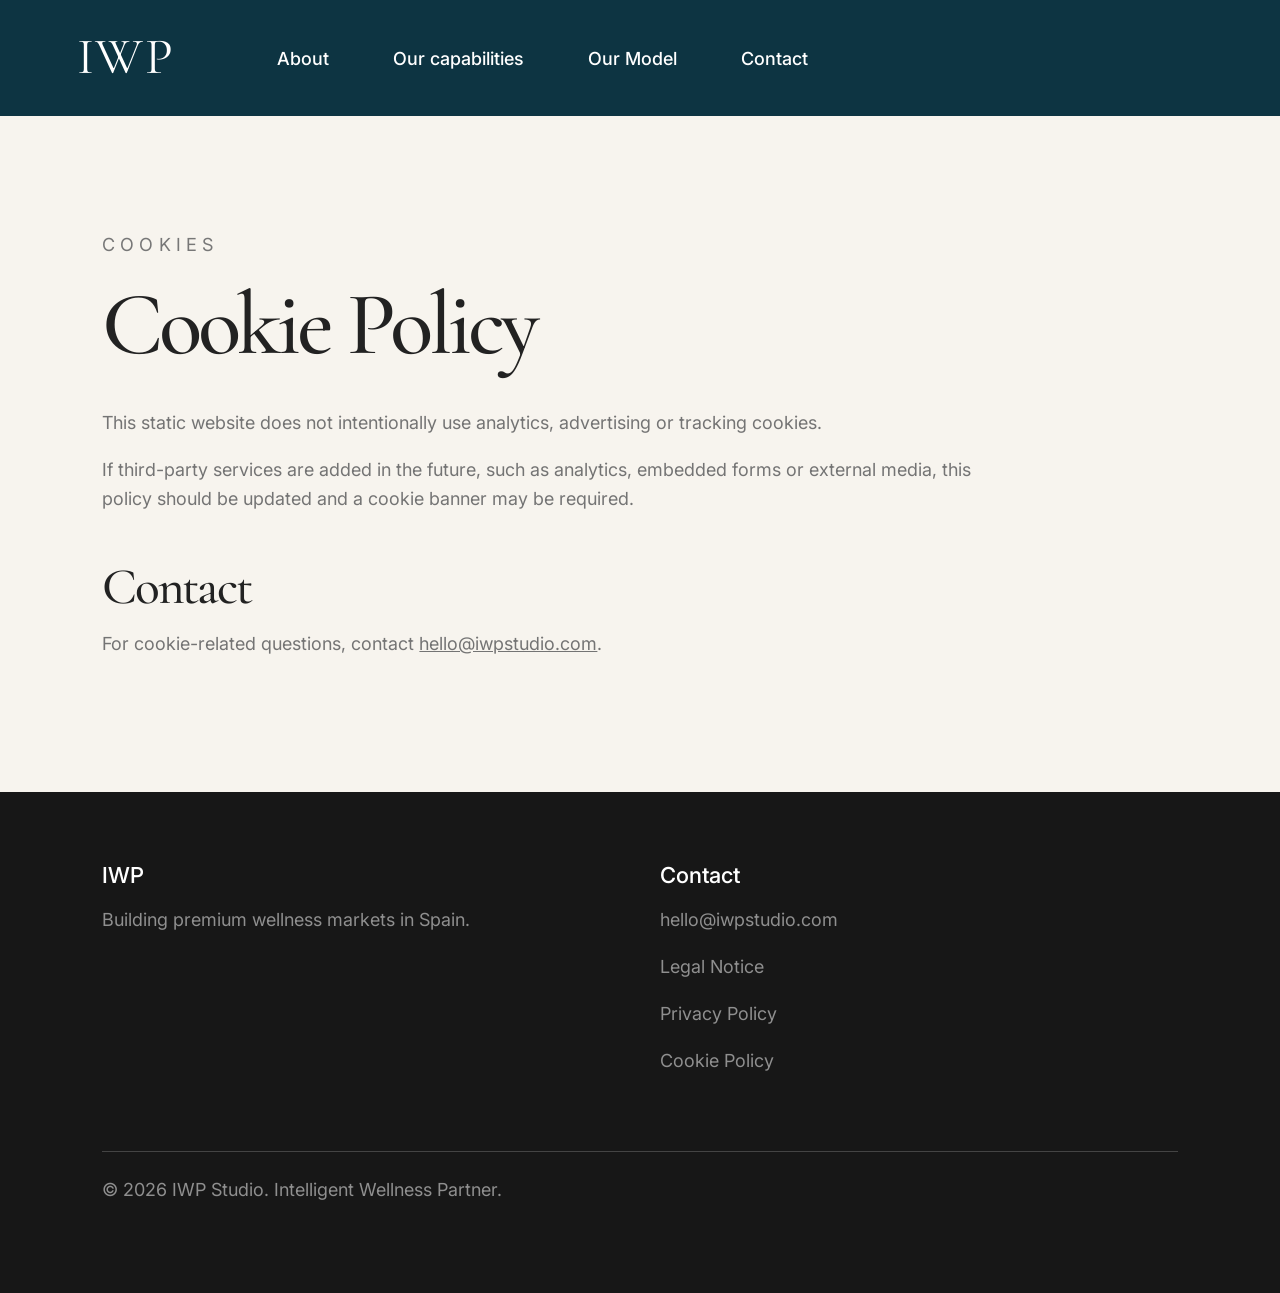
<file: cookies.html>
<!doctype html>
<html lang="en">
<head>
  <meta charset="utf-8" />
  <meta name="viewport" content="width=device-width, initial-scale=1" />
  <title>Cookie Policy | IWP</title>
  <link rel="stylesheet" href="style.css" />
</head>
<body>
  <header class="site-header">
    <a href="index.html" class="logo">IWP</a>
    <nav class="nav">
      <a href="index.html#about">About</a>
      <a href="index.html#capabilities">Our capabilities</a>
      <a href="index.html#model">Our Model</a>
      <a href="index.html#contact">Contact</a>
    </nav>
  </header>

  <main class="legal-page">
    <p class="eyebrow">Cookies</p>
    <h1>Cookie Policy</h1>
    
<p>This static website does not intentionally use analytics, advertising or tracking cookies.</p>
<p>If third-party services are added in the future, such as analytics, embedded forms or external media, this policy should be updated and a cookie banner may be required.</p>
<h2>Contact</h2>
<p>For cookie-related questions, contact <a href="mailto:hello@iwpstudio.com">hello@iwpstudio.com</a>.</p>

  </main>

  <footer class="footer">
    <div>
      <h3>IWP</h3>
      <p>Building premium wellness markets in Spain.</p>
    </div>
    <div>
      <h3>Contact</h3>
      <p><a href="mailto:hello@iwpstudio.com">hello@iwpstudio.com</a></p>
      <p><a href="legal.html">Legal Notice</a></p>
      <p><a href="privacy.html">Privacy Policy</a></p>
      <p><a href="cookies.html">Cookie Policy</a></p>
    </div>
    <p class="copyright">© 2026 IWP Studio. Intelligent Wellness Partner.</p>
  </footer>
</body>
</html>
</file>
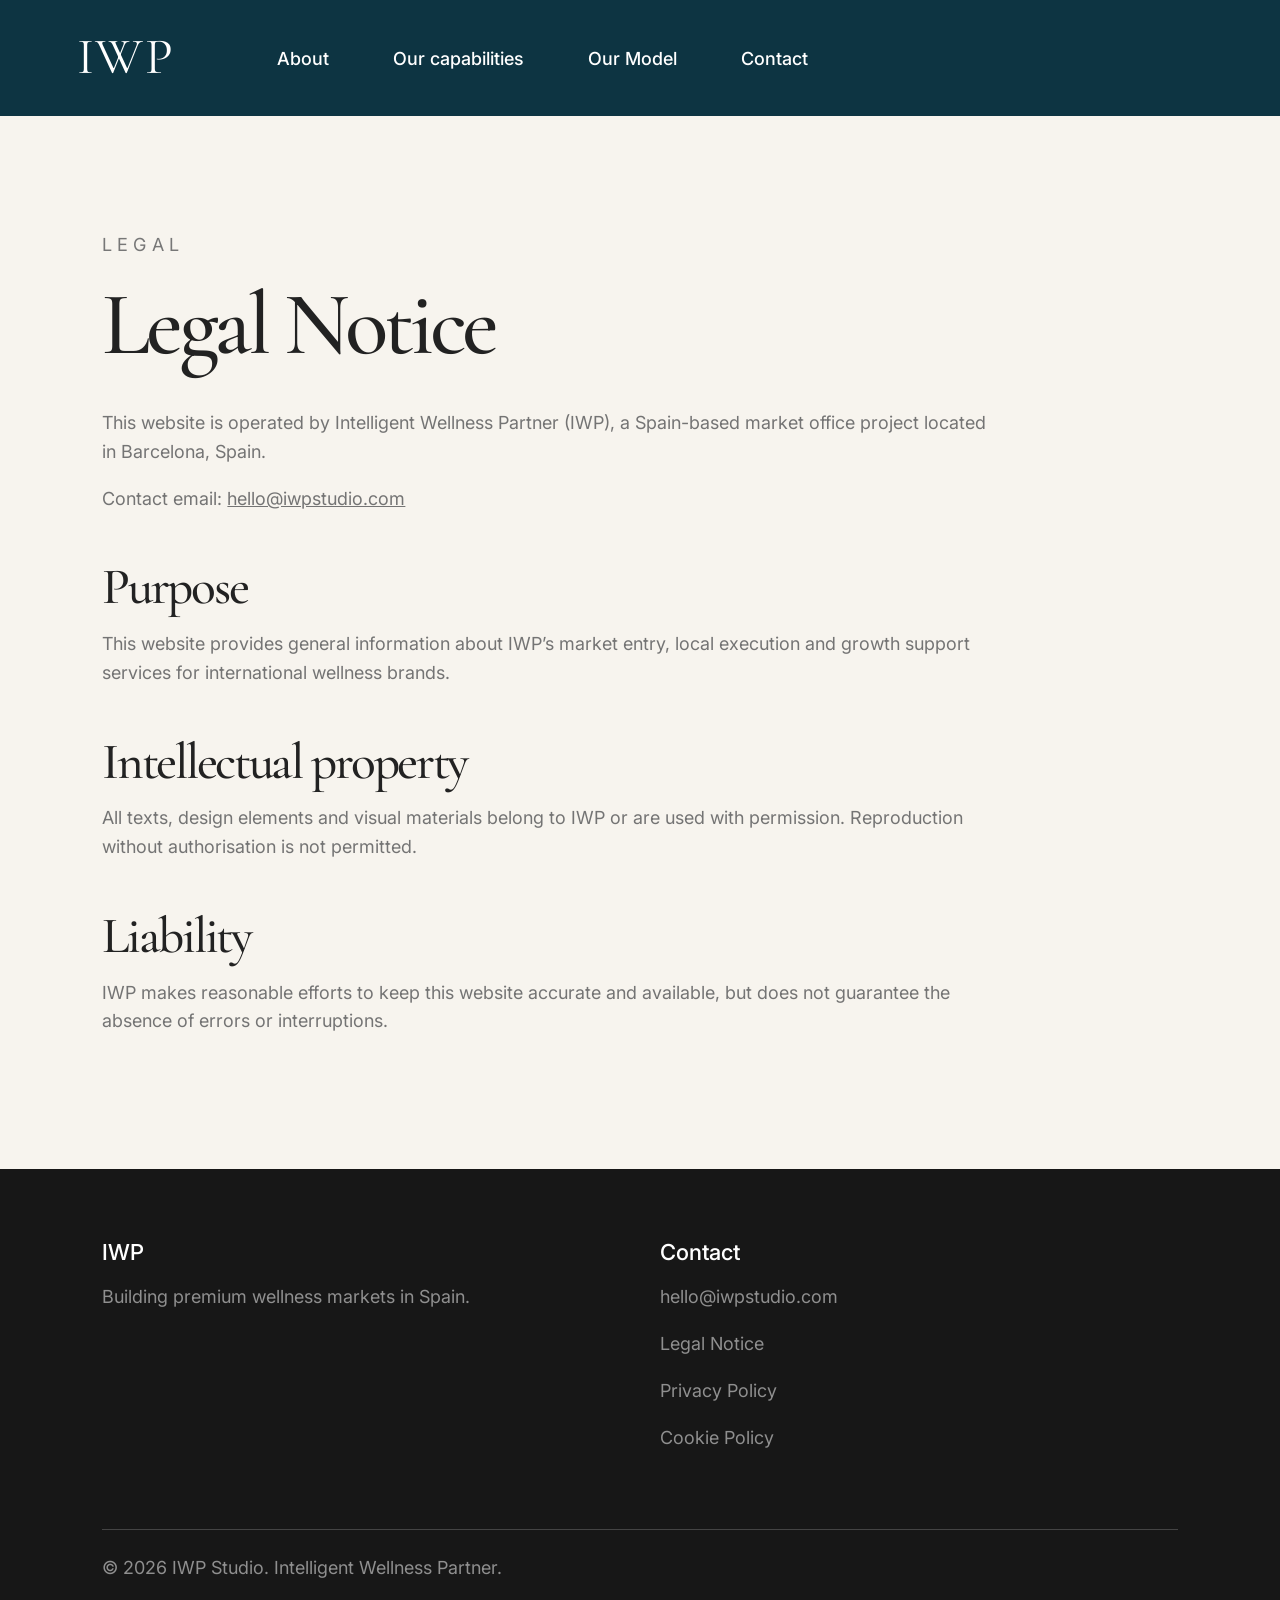
<file: legal.html>
<!doctype html>
<html lang="en">
<head>
  <meta charset="utf-8" />
  <meta name="viewport" content="width=device-width, initial-scale=1" />
  <title>Legal Notice | IWP</title>
  <link rel="stylesheet" href="style.css" />
</head>
<body>
  <header class="site-header">
    <a href="index.html" class="logo">IWP</a>
    <nav class="nav">
      <a href="index.html#about">About</a>
      <a href="index.html#capabilities">Our capabilities</a>
      <a href="index.html#model">Our Model</a>
      <a href="index.html#contact">Contact</a>
    </nav>
  </header>

  <main class="legal-page">
    <p class="eyebrow">Legal</p>
    <h1>Legal Notice</h1>
    
<p>This website is operated by Intelligent Wellness Partner (IWP), a Spain-based market office project located in Barcelona, Spain.</p>
<p>Contact email: <a href="mailto:hello@iwpstudio.com">hello@iwpstudio.com</a></p>
<h2>Purpose</h2>
<p>This website provides general information about IWP’s market entry, local execution and growth support services for international wellness brands.</p>
<h2>Intellectual property</h2>
<p>All texts, design elements and visual materials belong to IWP or are used with permission. Reproduction without authorisation is not permitted.</p>
<h2>Liability</h2>
<p>IWP makes reasonable efforts to keep this website accurate and available, but does not guarantee the absence of errors or interruptions.</p>

  </main>

  <footer class="footer">
    <div>
      <h3>IWP</h3>
      <p>Building premium wellness markets in Spain.</p>
    </div>
    <div>
      <h3>Contact</h3>
      <p><a href="mailto:hello@iwpstudio.com">hello@iwpstudio.com</a></p>
      <p><a href="legal.html">Legal Notice</a></p>
      <p><a href="privacy.html">Privacy Policy</a></p>
      <p><a href="cookies.html">Cookie Policy</a></p>
    </div>
    <p class="copyright">© 2026 IWP Studio. Intelligent Wellness Partner.</p>
  </footer>
</body>
</html>
</file>
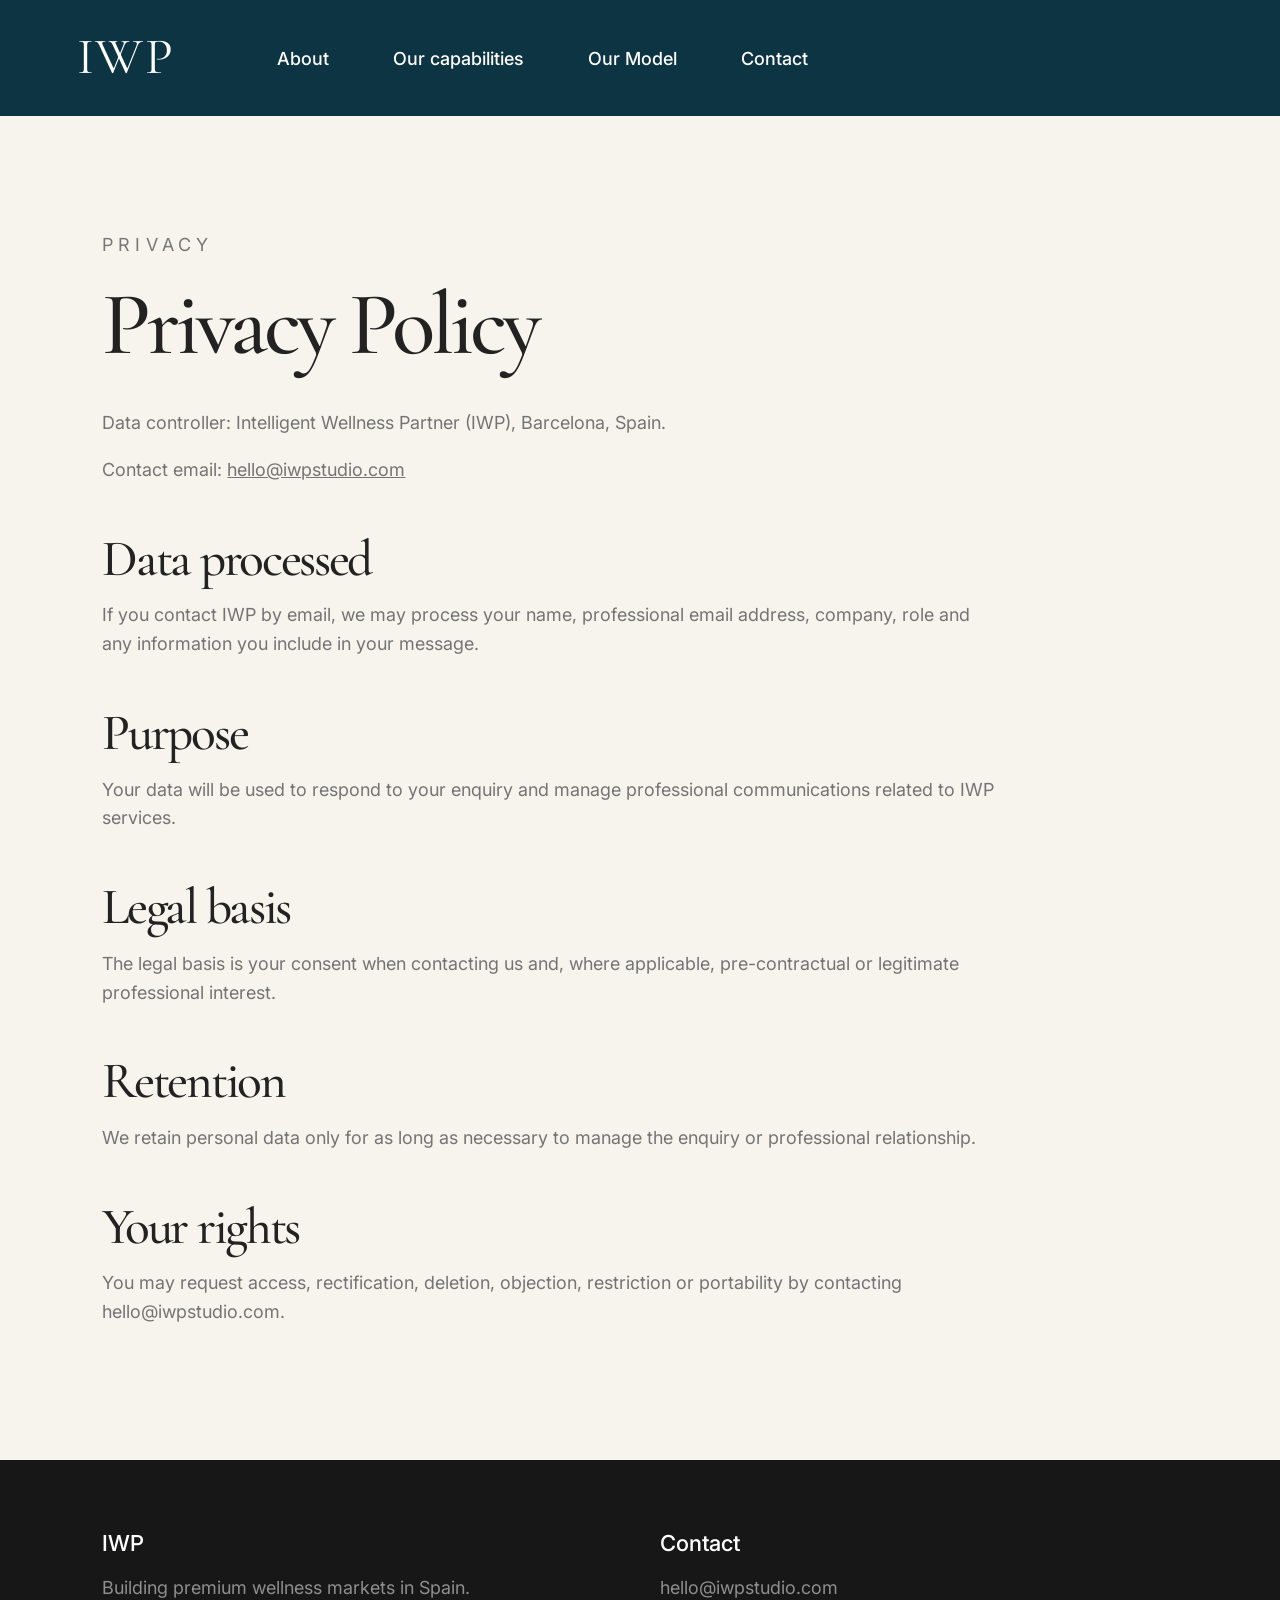
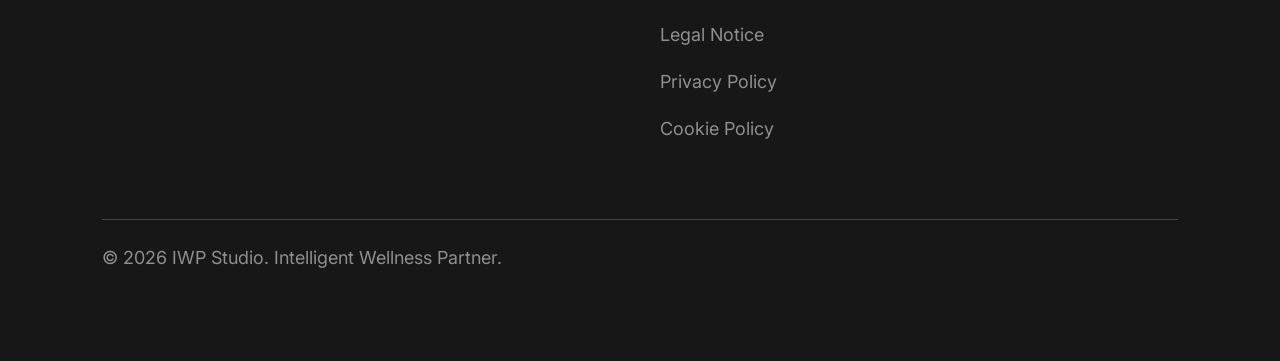
<file: privacy.html>
<!doctype html>
<html lang="en">
<head>
  <meta charset="utf-8" />
  <meta name="viewport" content="width=device-width, initial-scale=1" />
  <title>Privacy Policy | IWP</title>
  <link rel="stylesheet" href="style.css" />
</head>
<body>
  <header class="site-header">
    <a href="index.html" class="logo">IWP</a>
    <nav class="nav">
      <a href="index.html#about">About</a>
      <a href="index.html#capabilities">Our capabilities</a>
      <a href="index.html#model">Our Model</a>
      <a href="index.html#contact">Contact</a>
    </nav>
  </header>

  <main class="legal-page">
    <p class="eyebrow">Privacy</p>
    <h1>Privacy Policy</h1>
    
<p>Data controller: Intelligent Wellness Partner (IWP), Barcelona, Spain.</p>
<p>Contact email: <a href="mailto:hello@iwpstudio.com">hello@iwpstudio.com</a></p>
<h2>Data processed</h2>
<p>If you contact IWP by email, we may process your name, professional email address, company, role and any information you include in your message.</p>
<h2>Purpose</h2>
<p>Your data will be used to respond to your enquiry and manage professional communications related to IWP services.</p>
<h2>Legal basis</h2>
<p>The legal basis is your consent when contacting us and, where applicable, pre-contractual or legitimate professional interest.</p>
<h2>Retention</h2>
<p>We retain personal data only for as long as necessary to manage the enquiry or professional relationship.</p>
<h2>Your rights</h2>
<p>You may request access, rectification, deletion, objection, restriction or portability by contacting hello@iwpstudio.com.</p>

  </main>

  <footer class="footer">
    <div>
      <h3>IWP</h3>
      <p>Building premium wellness markets in Spain.</p>
    </div>
    <div>
      <h3>Contact</h3>
      <p><a href="mailto:hello@iwpstudio.com">hello@iwpstudio.com</a></p>
      <p><a href="legal.html">Legal Notice</a></p>
      <p><a href="privacy.html">Privacy Policy</a></p>
      <p><a href="cookies.html">Cookie Policy</a></p>
    </div>
    <p class="copyright">© 2026 IWP Studio. Intelligent Wellness Partner.</p>
  </footer>
</body>
</html>
</file>
<file: style.css>
@import url('https://fonts.googleapis.com/css2?family=Cormorant+Garamond:wght@400;500;600&family=Inter:wght@400;500;600;700&display=swap');

:root{
  --ink:#242424;
  --muted:#747474;
  --cream:#f7f4ee;
  --cream2:#f2eee7;
  --navy:#0d3442;
  --gold:#cda65a;
  --soft:#e9e1d5;
  --white:#fff;
  --radius:34px;
}

*{box-sizing:border-box}
html{scroll-behavior:smooth}
body{
  margin:0;
  background:#ececec;
  color:var(--ink);
  font-family:Inter,ui-sans-serif,system-ui,-apple-system,BlinkMacSystemFont,"Segoe UI",sans-serif;
}
body::before{content:"";position:fixed;inset:0;background:#e9e9e9;z-index:-2}
a{color:inherit;text-decoration:none}

.site-header{
  width:min(1420px,100%);
  margin:0 auto;
  background:var(--navy);
  height:116px;
  display:flex;
  align-items:center;
  padding:0 clamp(28px,6vw,92px);
  gap:clamp(40px,8vw,120px);
  position:sticky;
  top:0;
  z-index:10;
}
.logo{
  font-family:"Cormorant Garamond",Georgia,"Times New Roman",serif;
  font-size:clamp(46px,4vw,62px);
  letter-spacing:.03em;
  color:#fff;
  line-height:1;
}
.nav{
  display:flex;
  gap:clamp(30px,5vw,66px);
  align-items:center;
  color:#fff;
  font-size:18px;
  font-weight:500;
}

.section{
  width:min(1420px,100%);
  margin:0 auto;
  background:var(--cream);
  padding:clamp(72px,9vw,130px) clamp(28px,8vw,110px);
  text-align:center;
}
.compact{padding-top:90px;padding-bottom:90px}
.eyebrow{
  text-transform:uppercase;
  letter-spacing:.28em;
  font-size:14px;
  color:#777;
  margin:0 0 22px;
}
h1,h2{
  font-family:"Cormorant Garamond",Georgia,"Times New Roman",serif;
  font-weight:500;
  letter-spacing:-.045em;
  line-height:.95;
  margin:0 auto;
  color:#222;
}
h1{font-size:clamp(58px,8vw,112px)}
h2{font-size:clamp(42px,6vw,76px);max-width:1120px}
h3{
  font-size:22px;
  margin:0 0 14px;
  font-weight:520;
}
p{
  font-size:18px;
  line-height:1.6;
  color:var(--muted);
}
.lead{font-size:20px;margin:40px 0 34px}
.button{
  display:inline-flex;
  align-items:center;
  justify-content:center;
  background:var(--gold);
  color:#fff;
  border-radius:12px;
  padding:17px 28px;
  font-weight:650;
  font-size:17px;
  transition:transform .2s ease,filter .2s ease;
}
.button:hover{transform:translateY(-2px);filter:brightness(.98)}

.hero{padding-top:96px;padding-bottom:0}
.hero-grid{
  display:grid;
  grid-template-columns:repeat(3,1fr);
  gap:28px;
  margin-top:72px;
  align-items:end;
}

.visual,.thumb,.wide-visual,.city,.portrait,.mosaic>div{
  background:linear-gradient(135deg,#d9cbb8,#f8f2e8);
  border-radius:var(--radius);
  overflow:hidden;
  position:relative;
  box-shadow:inset 0 0 70px rgba(255,255,255,.38);
}
.visual{height:430px}
.visual img,.thumb img,.wide-visual img,.city img,.portrait img,.mosaic img{
  width:100%;
  height:100%;
  object-fit:cover;
  display:block;
}

.about p{max-width:720px;margin:22px auto 0}
.wide-visual{height:330px;margin-top:72px}

.capability-grid{
  display:grid;
  grid-template-columns:repeat(2,1fr);
  gap:74px 140px;
  text-align:left;
  max-width:870px;
  margin:80px auto 0;
}
.capability-grid p{margin:0;font-size:17px}

.ecosystem{padding-bottom:120px}
.statement{
  font-family:"Cormorant Garamond",Georgia,serif;
  font-size:clamp(38px,4.6vw,64px);
  line-height:1.02;
  color:#222;
  max-width:1320px;
  margin:56px auto 0;
}
.card-grid{
  display:grid;
  grid-template-columns:repeat(3,1fr);
  gap:56px;
  text-align:left;
  margin-top:64px;
}
.category-card p,.foundation-card p{font-size:17px;margin:0}
.thumb{height:310px;margin-bottom:24px}
.closing-line{
  font-family:"Cormorant Garamond",Georgia,serif;
  font-size:clamp(38px,4.5vw,66px);
  line-height:1.02;
  color:#222;
  max-width:1230px;
  margin:62px auto 0;
}

.why-spain h2{font-size:clamp(40px,5vw,66px)}
.mosaic{
  display:grid;
  grid-template-columns:2fr 1fr;
  gap:28px;
  margin-top:62px;
}
.mosaic>div{min-height:260px}
.mosaic-large{min-height:330px}

.foundation-card{text-align:center}
.foundation-card .thumb{height:300px}

.philosophy{
  display:grid;
  grid-template-columns:.85fr 1.15fr;
  gap:70px;
  align-items:center;
  text-align:left;
  max-width:1420px;
}
.philosophy h2{
  margin:0;
  font-size:clamp(42px,5.3vw,76px);
}
.philosophy p:not(.eyebrow){max-width:560px}
.portrait{height:490px;border-radius:var(--radius)}

.operating .steps{
  display:grid;
  grid-template-columns:1fr 1.25fr 1fr;
  gap:64px;
  align-items:center;
  margin-top:80px;
  text-align:left;
}
.steps article{padding:28px}
.steps h3{text-transform:uppercase;font-size:26px;letter-spacing:.02em}
.steps span{
  display:flex;
  align-items:center;
  justify-content:center;
  background:var(--gold);
  color:#fff;
  border-radius:12px;
  height:58px;
  margin-top:38px;
  font-weight:650;
}
.steps .featured{
  background:var(--gold);
  border-radius:28px;
  padding:48px;
}
.steps .featured h3,.steps .featured p{color:#fff}
.steps .featured span{background:rgba(255,255,255,.18)}

.location-grid{
  display:grid;
  grid-template-columns:1.3fr .75fr;
  gap:80px;
  align-items:center;
  margin-top:64px;
  text-align:left;
}
.city{height:430px}
.details p{font-size:22px;color:#87a6b7}
.details a{color:#777}

.cta{
  width:min(1420px,100%);
  margin:0 auto;
  background:var(--navy);
  padding:92px 28px;
  text-align:center;
  color:#fff;
}
.cta h2{color:#fff}
.cta p{max-width:640px;margin:28px auto 42px;color:rgba(255,255,255,.82)}

.footer{
  width:min(1420px,100%);
  margin:0 auto;
  background:#171717;
  color:#fff;
  padding:70px clamp(28px,8vw,110px);
  display:grid;
  grid-template-columns:1fr 1fr;
  gap:40px;
}
.footer p,.footer a{color:#8f8f8f}
.copyright{
  grid-column:1/-1;
  border-top:1px solid #444;
  padding-top:24px;
}

.legal-page{
  width:min(1420px,100%);
  min-height:70vh;
  margin:0 auto;
  background:var(--cream);
  padding:clamp(72px,9vw,130px) clamp(28px,8vw,150px);
}
.legal-page h1{
  font-size:clamp(54px,7vw,98px);
  margin:0 0 42px;
}
.legal-page h2{
  font-size:clamp(32px,4vw,52px);
  margin:50px 0 18px;
}
.legal-page p,.legal-page li{
  max-width:900px;
  font-size:18px;
}
.legal-page a{text-decoration:underline}

@media (max-width:900px){
  .site-header{height:88px;justify-content:space-between;gap:20px}
  .nav{font-size:14px;gap:18px}
  .logo{font-size:42px}
  .hero-grid,.card-grid,.capability-grid,.mosaic,.philosophy,.operating .steps,.location-grid,.footer{
    grid-template-columns:1fr;
  }
  .visual{height:360px}
  .statement,.closing-line{font-size:38px}
  .philosophy{text-align:center}
  .philosophy h2{margin:auto}
}

@media (max-width:620px){
  .site-header{position:relative;height:auto;flex-direction:column;padding:24px}
  .nav{flex-wrap:wrap;justify-content:center}
  .section{padding:64px 22px}
  h1{font-size:52px}
  h2{font-size:40px}
  .visual,.thumb,.city,.portrait{height:300px}
}
</file>
